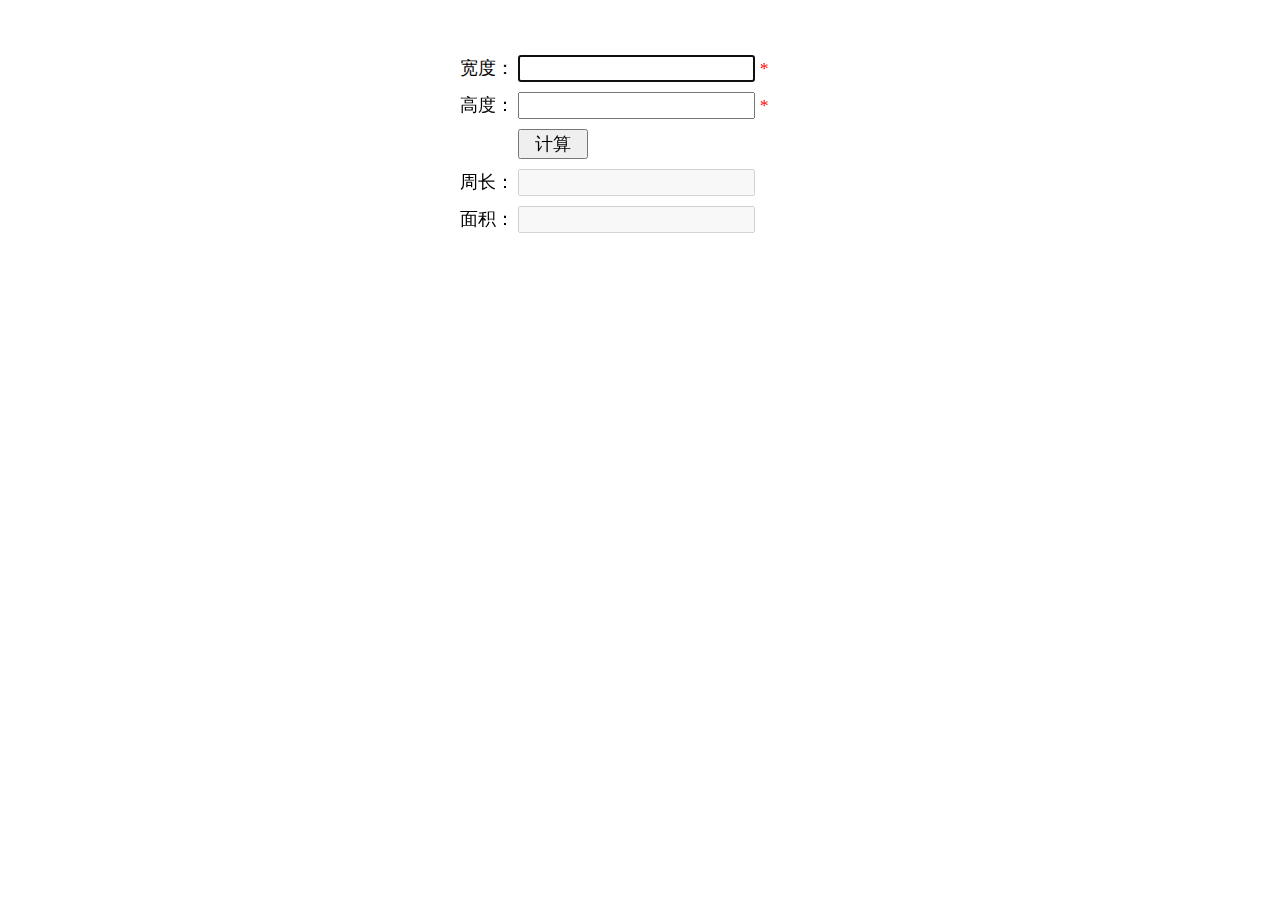
<file: index.html>
<!DOCTYPE html>
<html lang="en">
<head>
  <meta charset="UTF-8">
  <meta name="viewport" content="width=device-width,initial-scale=1,user-scalable=0">
  <title>矩形计算器</title>
  <link rel="stylesheet" href="rectangle.css">
  <link rel="icon" href="https://i.wangding.in/favicon.ico" sizes="48x48" type="image/png">
</head>
<body>
<div class="main">
  <label>宽度：</label>
  <input id="width" type="text" autofocus>
  <span>*</span>
  <br>
  <div id="width-validate"></div>
  <label>高度：</label>
  <input id="height" type="text">
  <span>*</span>
  <br>
  <div id="height-validate"></div>
  <input id="calculate" type="button" value="计算">
  <br>
  <label>周长：</label>
  <input id="perimeter" type="text" disabled>
  <br>
  <label for="">面积：</label>
  <input id="area" type="text" disabled>
</div>
 <script src="//apps.bdimg.com/libs/jquery/2.1.4/jquery.min.js"></script>
 <!-- build:js bundle.min.js -->
 <script src="calc.js"></script>
 <script src="rectangle.js"></script>
 <!-- endbuild -->
</body>
</html>
</file>
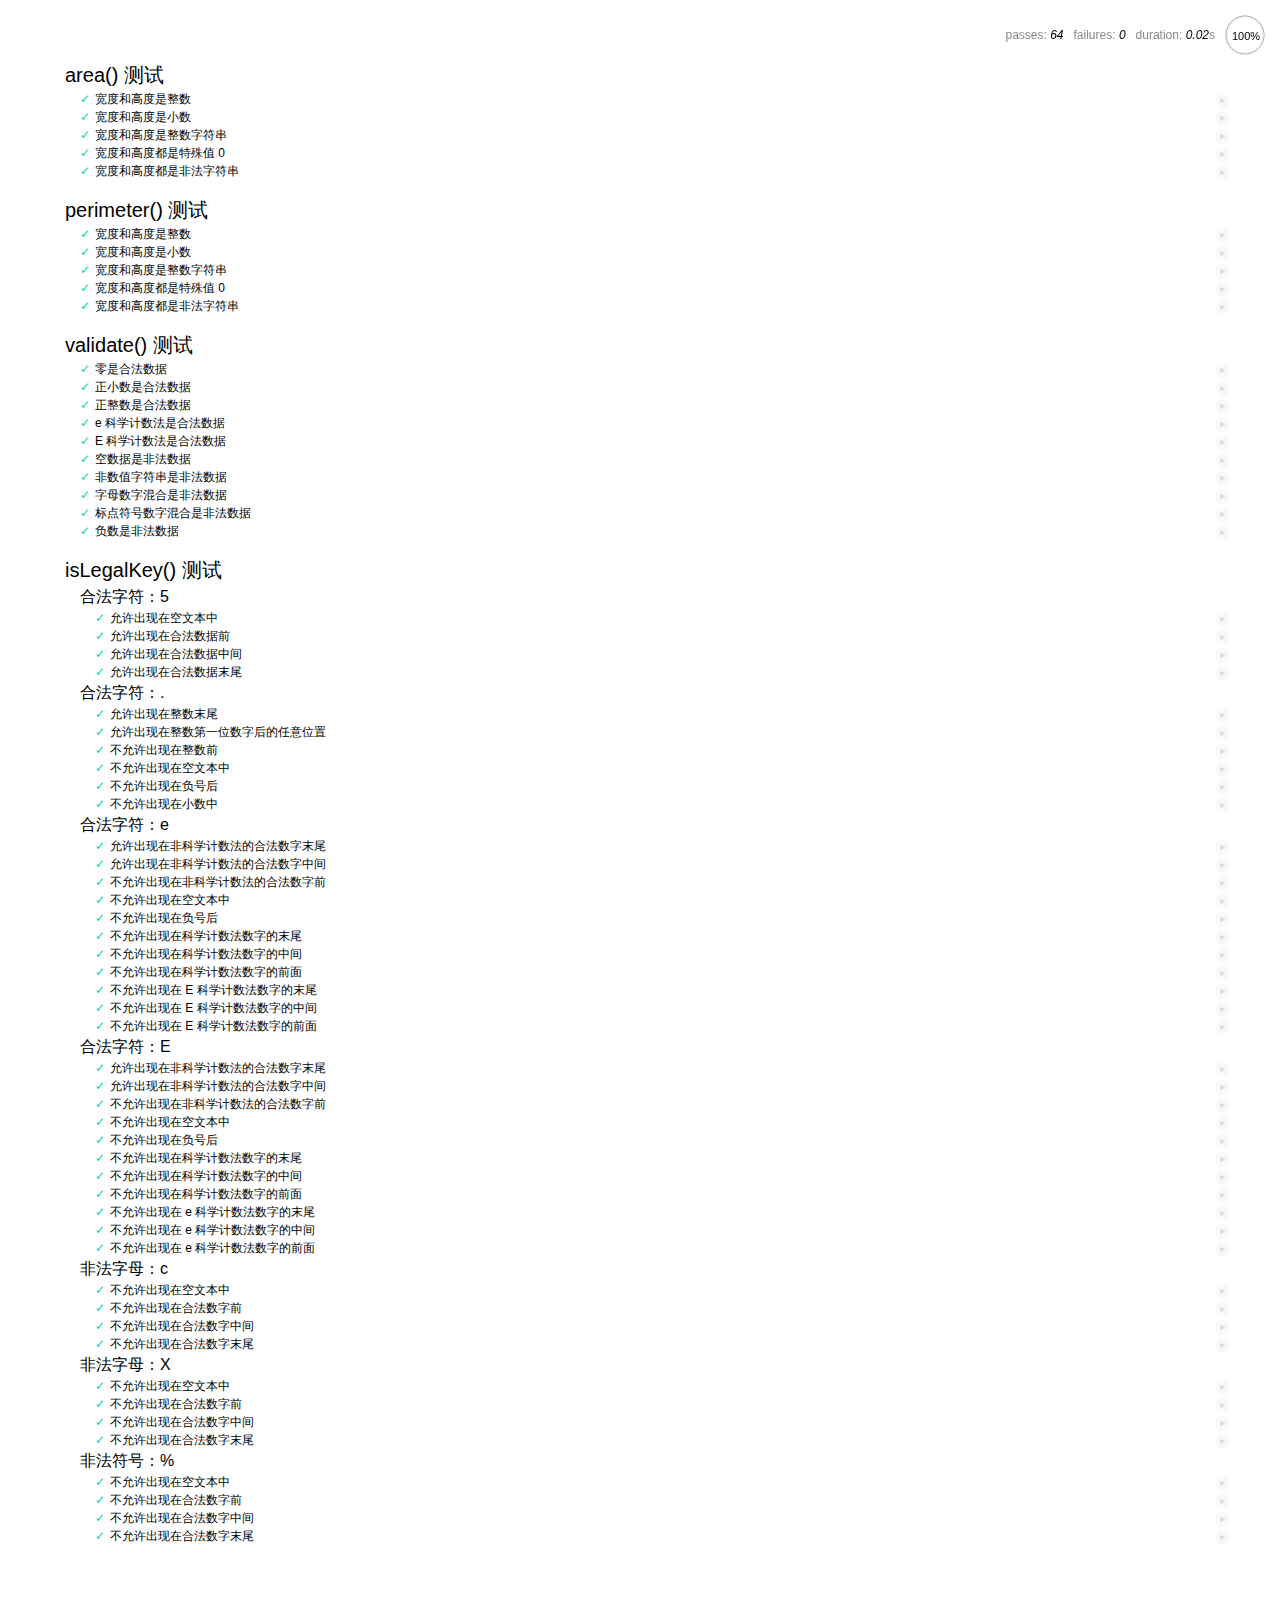
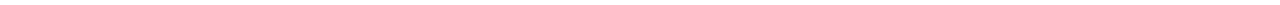
<file: test/index.html>
<!DOCTYPE html>
<html>
  <head>
    <title>Mocha</title>
    <meta http-equiv="Content-Type" content="text/html; charset=UTF-8">
    <meta name="viewport" content="width=device-width, initial-scale=1.0">
    <link rel="stylesheet" href="mocha.css" />
  </head>
  <body>
    <div id="mocha"></div>
    <script src="chai.js"></script>
    <script src="mocha.js"></script>
    <script>mocha.setup('bdd')</script>
    <script src="../calc.js"></script>
    <script src="calc.test.js"></script>
    <script>
      mocha.run();
    </script>
  </body>
</html>
</file>
<file: rectangle.css>
input, label {
  font-size: 1em;
  margin: 5px 0;
  padding-left: 5px;
}

span {
  color: red;
}

.main {
  font-size: 1.1em;
  margin: 50px auto;
  width: 370px;
}

  #calculate {
    margin-left: 63px;
    width: 70px;
  }

  #width-validate,
  #height-validate {
    color: red;
    font-size: 0.8em;
    margin-left: 63px;
  }
</file>
<file: test/mocha.css>
@charset "utf-8";

body {
  margin:0;
}

#mocha {
  font: 20px/1.5 "Helvetica Neue", Helvetica, Arial, sans-serif;
  margin: 60px 50px;
}

#mocha ul,
#mocha li {
  margin: 0;
  padding: 0;
}

#mocha ul {
  list-style: none;
}

#mocha h1,
#mocha h2 {
  margin: 0;
}

#mocha h1 {
  margin-top: 15px;
  font-size: 1em;
  font-weight: 200;
}

#mocha h1 a {
  text-decoration: none;
  color: inherit;
}

#mocha h1 a:hover {
  text-decoration: underline;
}

#mocha .suite .suite h1 {
  margin-top: 0;
  font-size: .8em;
}

#mocha .hidden {
  display: none;
}

#mocha h2 {
  font-size: 12px;
  font-weight: normal;
  cursor: pointer;
}

#mocha .suite {
  margin-left: 15px;
}

#mocha .test {
  margin-left: 15px;
  overflow: hidden;
}

#mocha .test.pending:hover h2::after {
  content: '(pending)';
  font-family: arial, sans-serif;
}

#mocha .test.pass.medium .duration {
  background: #c09853;
}

#mocha .test.pass.slow .duration {
  background: #b94a48;
}

#mocha .test.pass::before {
  content: '✓';
  font-size: 12px;
  display: block;
  float: left;
  margin-right: 5px;
  color: #00d6b2;
}

#mocha .test.pass .duration {
  font-size: 9px;
  margin-left: 5px;
  padding: 2px 5px;
  color: #fff;
  -webkit-box-shadow: inset 0 1px 1px rgba(0,0,0,.2);
  -moz-box-shadow: inset 0 1px 1px rgba(0,0,0,.2);
  box-shadow: inset 0 1px 1px rgba(0,0,0,.2);
  -webkit-border-radius: 5px;
  -moz-border-radius: 5px;
  -ms-border-radius: 5px;
  -o-border-radius: 5px;
  border-radius: 5px;
}

#mocha .test.pass.fast .duration {
  display: none;
}

#mocha .test.pending {
  color: #0b97c4;
}

#mocha .test.pending::before {
  content: '◦';
  color: #0b97c4;
}

#mocha .test.fail {
  color: #c00;
}

#mocha .test.fail pre {
  color: black;
}

#mocha .test.fail::before {
  content: '✖';
  font-size: 12px;
  display: block;
  float: left;
  margin-right: 5px;
  color: #c00;
}

#mocha .test pre.error {
  color: #c00;
  max-height: 300px;
  overflow: auto;
}

/**
 * (1): approximate for browsers not supporting calc
 * (2): 42 = 2*15 + 2*10 + 2*1 (padding + margin + border)
 *      ^^ seriously
 */
#mocha .test pre {
  display: block;
  float: left;
  clear: left;
  font: 12px/1.5 monaco, monospace;
  margin: 5px;
  padding: 15px;
  border: 1px solid #eee;
  max-width: 85%; /*(1)*/
  max-width: calc(100% - 42px); /*(2)*/
  word-wrap: break-word;
  border-bottom-color: #ddd;
  -webkit-border-radius: 3px;
  -webkit-box-shadow: 0 1px 3px #eee;
  -moz-border-radius: 3px;
  -moz-box-shadow: 0 1px 3px #eee;
  border-radius: 3px;
}

#mocha .test h2 {
  position: relative;
}

#mocha .test a.replay {
  position: absolute;
  top: 3px;
  right: 0;
  text-decoration: none;
  vertical-align: middle;
  display: block;
  width: 15px;
  height: 15px;
  line-height: 15px;
  text-align: center;
  background: #eee;
  font-size: 15px;
  -moz-border-radius: 15px;
  border-radius: 15px;
  -webkit-transition: opacity 200ms;
  -moz-transition: opacity 200ms;
  transition: opacity 200ms;
  opacity: 0.3;
  color: #888;
}

#mocha .test:hover a.replay {
  opacity: 1;
}

#mocha-report.pass .test.fail {
  display: none;
}

#mocha-report.fail .test.pass {
  display: none;
}

#mocha-report.pending .test.pass,
#mocha-report.pending .test.fail {
  display: none;
}
#mocha-report.pending .test.pass.pending {
  display: block;
}

#mocha-error {
  color: #c00;
  font-size: 1.5em;
  font-weight: 100;
  letter-spacing: 1px;
}

#mocha-stats {
  position: fixed;
  top: 15px;
  right: 10px;
  font-size: 12px;
  margin: 0;
  color: #888;
  z-index: 1;
}

#mocha-stats .progress {
  float: right;
  padding-top: 0;
}

#mocha-stats em {
  color: black;
}

#mocha-stats a {
  text-decoration: none;
  color: inherit;
}

#mocha-stats a:hover {
  border-bottom: 1px solid #eee;
}

#mocha-stats li {
  display: inline-block;
  margin: 0 5px;
  list-style: none;
  padding-top: 11px;
}

#mocha-stats canvas {
  width: 40px;
  height: 40px;
}

#mocha code .comment { color: #ddd; }
#mocha code .init { color: #2f6fad; }
#mocha code .string { color: #5890ad; }
#mocha code .keyword { color: #8a6343; }
#mocha code .number { color: #2f6fad; }

@media screen and (max-device-width: 480px) {
  #mocha {
    margin: 60px 0px;
  }

  #mocha #stats {
    position: absolute;
  }
}
</file>
